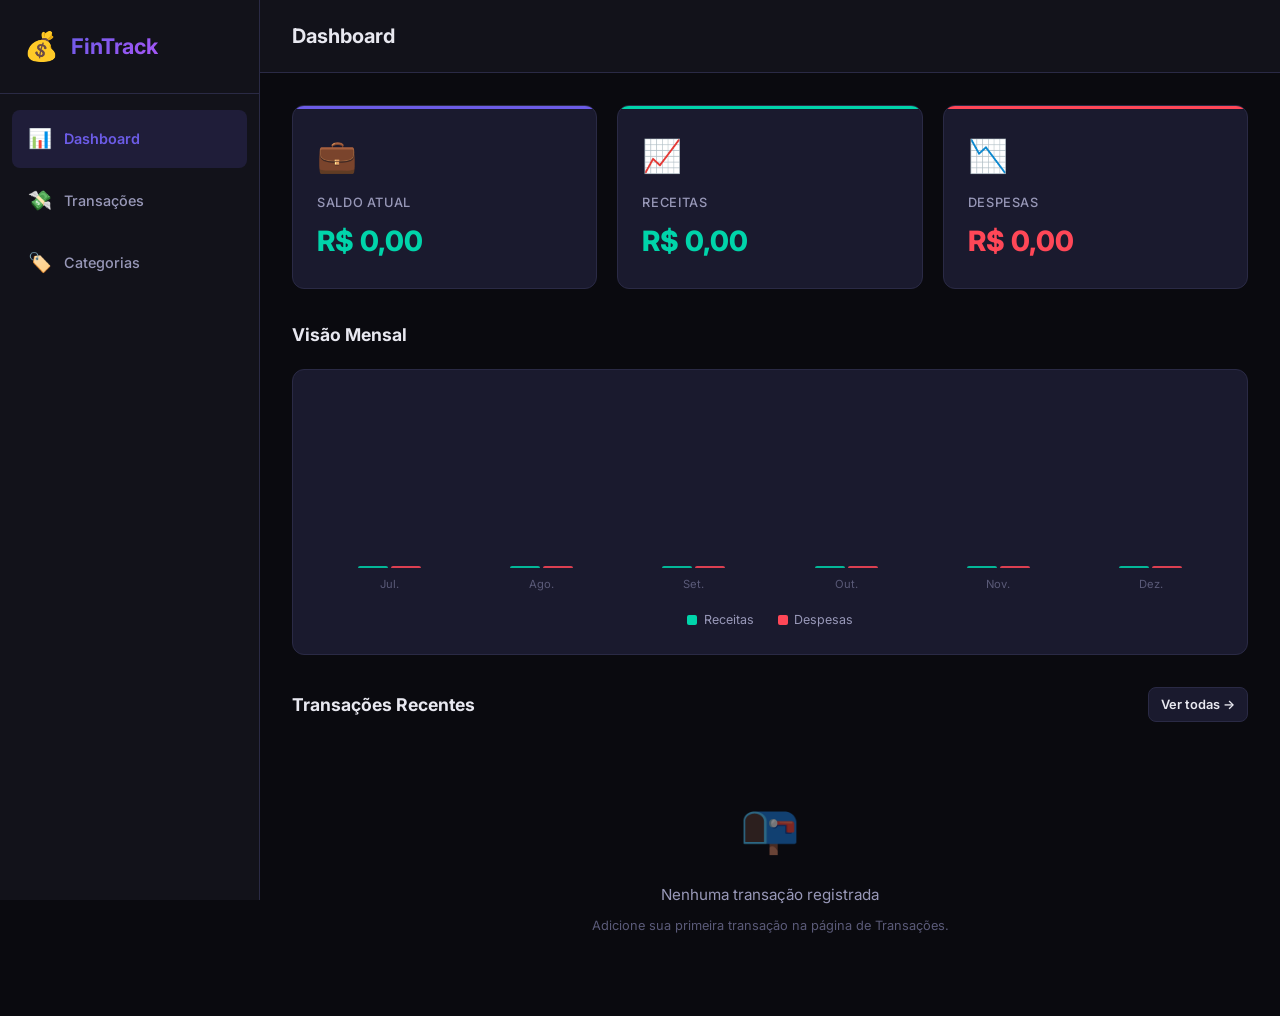
<file: index.html>
<!DOCTYPE html>
<html lang="pt-BR">
<head>
  <meta charset="UTF-8">
  <meta name="viewport" content="width=device-width, initial-scale=1.0">
  <title>FinTrack — Dashboard</title>
  <meta name="description" content="FinTrack - Gerenciador Financeiro Pessoal. Acompanhe suas receitas e despesas de forma simples e visual.">
  <link rel="preconnect" href="https://fonts.googleapis.com">
  <link rel="preconnect" href="https://fonts.gstatic.com" crossorigin>
  <link href="https://fonts.googleapis.com/css2?family=Inter:wght@300;400;500;600;700;800&display=swap" rel="stylesheet">
  <link rel="stylesheet" href="css/style.css">
</head>
<body>

  <!-- ====== Sidebar ====== -->
  <aside class="sidebar" id="sidebar">
    <div class="sidebar-header">
      <div class="logo">
        <span class="logo-icon">💰</span>
        <h1 class="logo-text">FinTrack</h1>
      </div>
      <button class="sidebar-close" id="sidebarClose" aria-label="Fechar menu">&times;</button>
    </div>
    <nav class="sidebar-nav">
      <a href="index.html" class="nav-link active" id="nav-dashboard">
        <span class="nav-icon">📊</span>
        <span class="nav-text">Dashboard</span>
      </a>
      <a href="transacoes.html" class="nav-link" id="nav-transacoes">
        <span class="nav-icon">💸</span>
        <span class="nav-text">Transações</span>
      </a>
      <a href="categorias.html" class="nav-link" id="nav-categorias">
        <span class="nav-icon">🏷️</span>
        <span class="nav-text">Categorias</span>
      </a>
    </nav>
  </aside>
  <div class="sidebar-overlay" id="sidebarOverlay"></div>

  <!-- ====== Main Content ====== -->
  <main class="main-content">
    <header class="top-header">
      <button class="menu-toggle" id="menuToggle" aria-label="Abrir menu">☰</button>
      <h2 class="page-title">Dashboard</h2>
    </header>

    <div class="page-content fade-in">

      <!-- Summary Cards -->
      <section aria-label="Resumo financeiro">
        <div class="summary-grid" id="summaryGrid">
          <div class="summary-card">
            <div class="card-icon">💼</div>
            <div class="card-label">Saldo Atual</div>
            <div class="card-value" id="totalBalance">R$ 0,00</div>
          </div>
          <div class="summary-card income">
            <div class="card-icon">📈</div>
            <div class="card-label">Receitas</div>
            <div class="card-value" id="totalIncome">R$ 0,00</div>
          </div>
          <div class="summary-card expense">
            <div class="card-icon">📉</div>
            <div class="card-label">Despesas</div>
            <div class="card-value" id="totalExpense">R$ 0,00</div>
          </div>
        </div>
      </section>

      <!-- Monthly Chart -->
      <section aria-label="Gráfico mensal">
        <div class="section-header">
          <h3 class="section-title">Visão Mensal</h3>
        </div>
        <div class="chart-container" id="monthlyChart">
          <div class="chart-bars" id="chartBars"></div>
          <div style="display: flex; justify-content: center; gap: 1.5rem; margin-top: 1rem;">
            <span style="display: flex; align-items: center; gap: 0.4rem; font-size: 0.78rem; color: var(--text-secondary);">
              <span style="width: 10px; height: 10px; background: var(--income); border-radius: 2px; display: inline-block;"></span> Receitas
            </span>
            <span style="display: flex; align-items: center; gap: 0.4rem; font-size: 0.78rem; color: var(--text-secondary);">
              <span style="width: 10px; height: 10px; background: var(--expense); border-radius: 2px; display: inline-block;"></span> Despesas
            </span>
          </div>
        </div>
      </section>

      <!-- Recent Transactions -->
      <section aria-label="Transações recentes" style="margin-top: 2rem;">
        <div class="section-header">
          <h3 class="section-title">Transações Recentes</h3>
          <a href="transacoes.html" class="btn btn-secondary btn-sm" id="btnViewAll">Ver todas →</a>
        </div>
        <div id="recentTransactions">
          <div class="empty-state">
            <div class="empty-icon">📭</div>
            <p class="empty-text">Nenhuma transação registrada</p>
            <p class="empty-subtext">Adicione sua primeira transação na página de Transações.</p>
          </div>
        </div>
      </section>

    </div>
  </main>

  <script src="js/storage.js"></script>
  <script src="js/ui.js"></script>
  <script src="js/dashboard.js"></script>
</body>
</html>
</file>
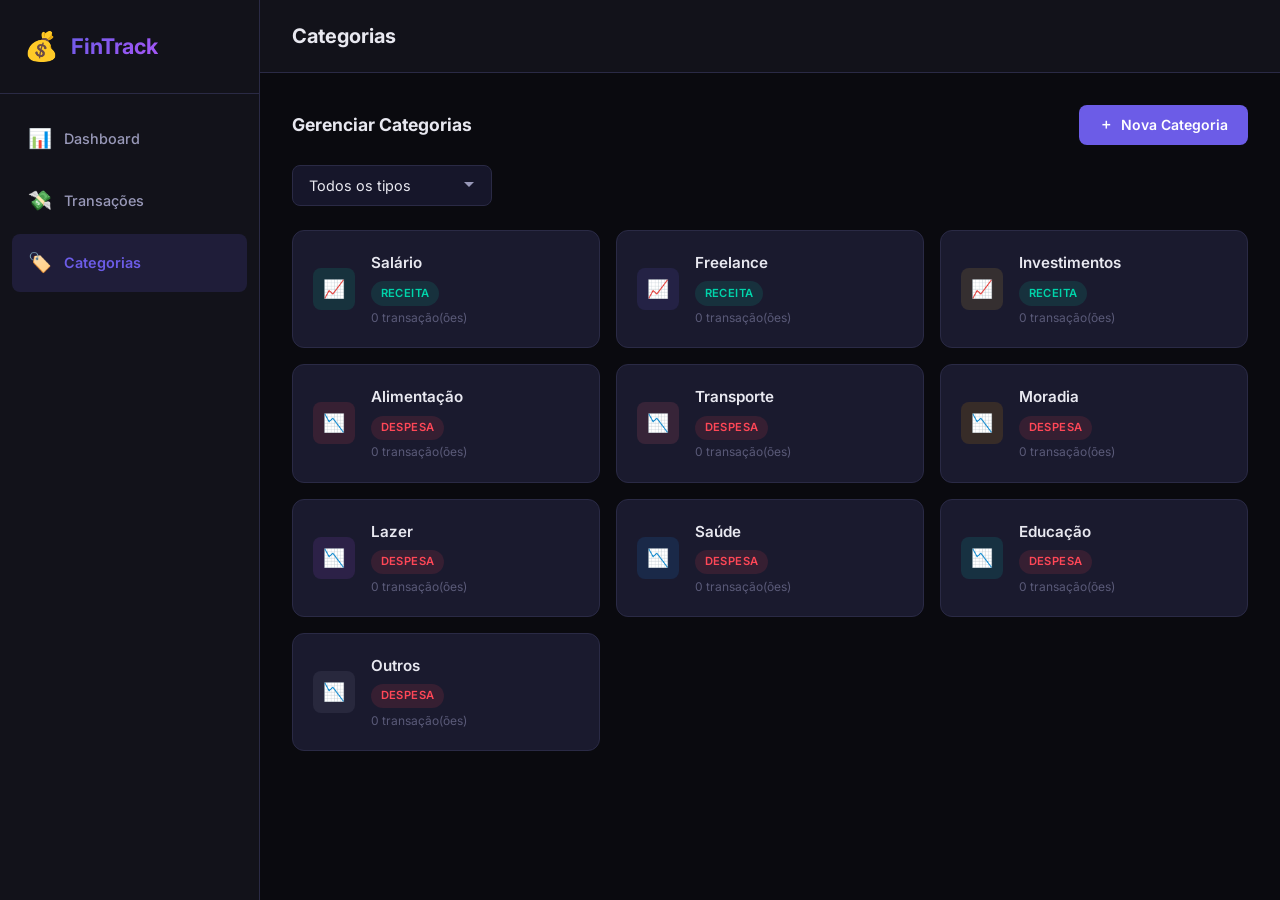
<file: categorias.html>
<!DOCTYPE html>
<html lang="pt-BR">
<head>
  <meta charset="UTF-8">
  <meta name="viewport" content="width=device-width, initial-scale=1.0">
  <title>FinTrack — Categorias</title>
  <meta name="description" content="Gerencie as categorias de suas transações financeiras. Crie, edite e organize suas categorias.">
  <link rel="preconnect" href="https://fonts.googleapis.com">
  <link rel="preconnect" href="https://fonts.gstatic.com" crossorigin>
  <link href="https://fonts.googleapis.com/css2?family=Inter:wght@300;400;500;600;700;800&display=swap" rel="stylesheet">
  <link rel="stylesheet" href="css/style.css">
</head>
<body>

  <!-- ====== Sidebar ====== -->
  <aside class="sidebar" id="sidebar">
    <div class="sidebar-header">
      <div class="logo">
        <span class="logo-icon">💰</span>
        <h1 class="logo-text">FinTrack</h1>
      </div>
      <button class="sidebar-close" id="sidebarClose" aria-label="Fechar menu">&times;</button>
    </div>
    <nav class="sidebar-nav">
      <a href="index.html" class="nav-link" id="nav-dashboard">
        <span class="nav-icon">📊</span>
        <span class="nav-text">Dashboard</span>
      </a>
      <a href="transacoes.html" class="nav-link" id="nav-transacoes">
        <span class="nav-icon">💸</span>
        <span class="nav-text">Transações</span>
      </a>
      <a href="categorias.html" class="nav-link active" id="nav-categorias">
        <span class="nav-icon">🏷️</span>
        <span class="nav-text">Categorias</span>
      </a>
    </nav>
  </aside>
  <div class="sidebar-overlay" id="sidebarOverlay"></div>

  <!-- ====== Main Content ====== -->
  <main class="main-content">
    <header class="top-header">
      <button class="menu-toggle" id="menuToggle" aria-label="Abrir menu">☰</button>
      <h2 class="page-title">Categorias</h2>
    </header>

    <div class="page-content fade-in">

      <div class="section-header">
        <h3 class="section-title">Gerenciar Categorias</h3>
        <button class="btn btn-primary" id="btnAddCategory">
          <span>＋</span> Nova Categoria
        </button>
      </div>

      <!-- Filtro por tipo -->
      <div class="filter-bar" role="search" aria-label="Filtros de categorias">
        <select class="form-select" id="filterCatType" style="max-width: 200px;" aria-label="Filtrar por tipo">
          <option value="todas">Todos os tipos</option>
          <option value="receita">Receita</option>
          <option value="despesa">Despesa</option>
        </select>
      </div>

      <!-- Grid de Categorias -->
      <div id="categoryGrid" class="category-grid"></div>

    </div>
  </main>

  <!-- ====== Modal: Adicionar/Editar Categoria ====== -->
  <div class="modal-overlay" id="categoryModal" role="dialog" aria-modal="true" aria-labelledby="categoryModalTitle">
    <div class="modal">
      <div class="modal-header">
        <h3 class="modal-title" id="categoryModalTitle">Nova Categoria</h3>
        <button class="modal-close" aria-label="Fechar">&times;</button>
      </div>
      <div class="modal-body">
        <form id="categoryForm" novalidate>
          <input type="hidden" id="categoryId">

          <div class="form-group">
            <label class="form-label" for="catName">Nome</label>
            <input type="text" class="form-input" id="catName" placeholder="Nome da categoria" required>
          </div>

          <div class="form-group">
            <label class="form-label" for="catType">Tipo</label>
            <select class="form-select" id="catType" required>
              <option value="receita">Receita</option>
              <option value="despesa">Despesa</option>
            </select>
          </div>

          <div class="form-group">
            <label class="form-label">Cor</label>
            <div class="color-picker-grid" id="colorPicker"></div>
            <input type="hidden" id="catColor" required>
          </div>

          <div class="form-actions">
            <button type="button" class="btn btn-secondary modal-close">Cancelar</button>
            <button type="submit" class="btn btn-primary" id="btnSaveCategory">Salvar</button>
          </div>
        </form>
      </div>
    </div>
  </div>

  <script src="js/storage.js"></script>
  <script src="js/ui.js"></script>
  <script src="js/categorias.js"></script>
</body>
</html>
</file>
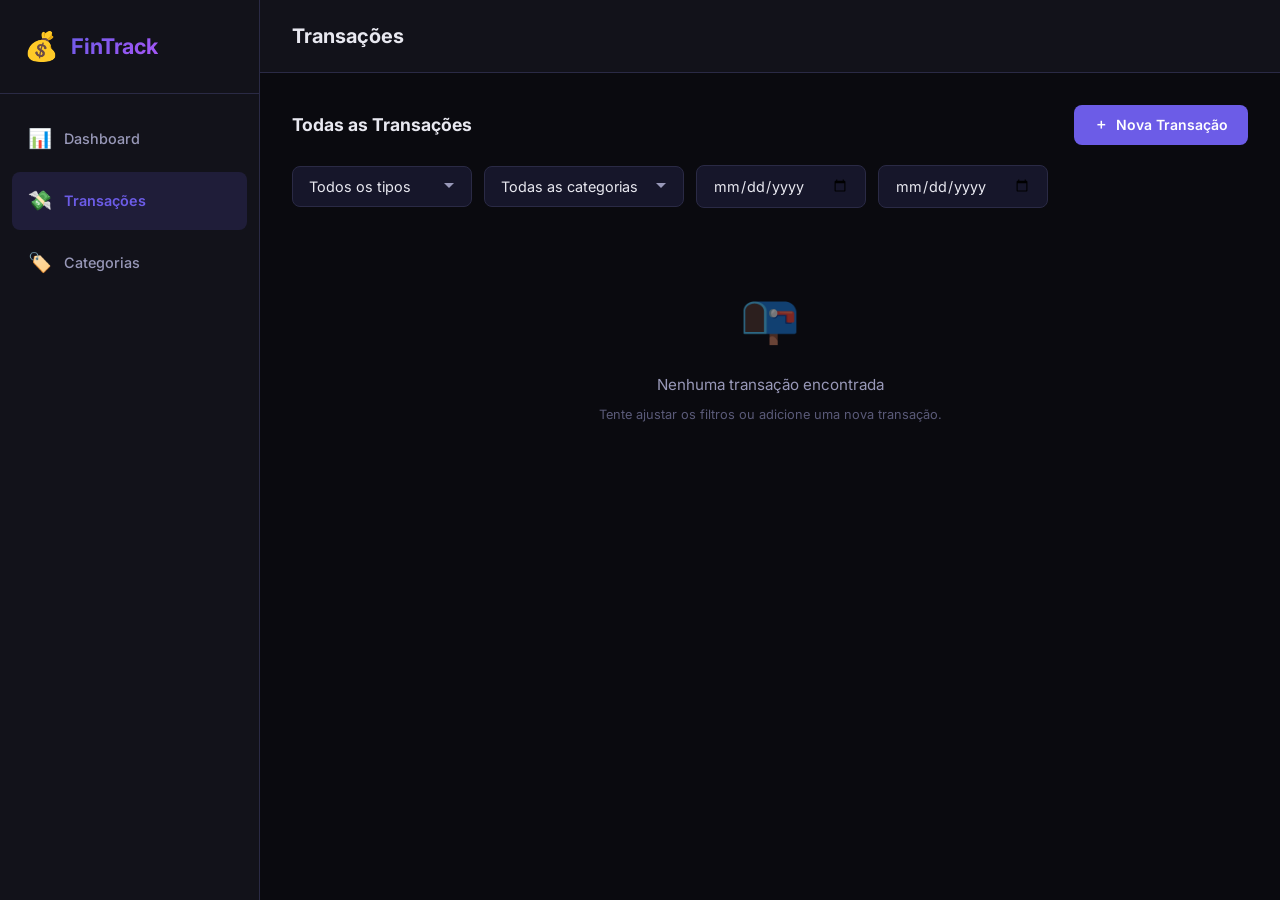
<file: transacoes.html>
<!DOCTYPE html>
<html lang="pt-BR">
<head>
  <meta charset="UTF-8">
  <meta name="viewport" content="width=device-width, initial-scale=1.0">
  <title>FinTrack — Transações</title>
  <meta name="description" content="Gerencie suas transações financeiras. Adicione, edite e filtre receitas e despesas.">
  <link rel="preconnect" href="https://fonts.googleapis.com">
  <link rel="preconnect" href="https://fonts.gstatic.com" crossorigin>
  <link href="https://fonts.googleapis.com/css2?family=Inter:wght@300;400;500;600;700;800&display=swap" rel="stylesheet">
  <link rel="stylesheet" href="css/style.css">
</head>
<body>

  <!-- ====== Sidebar ====== -->
  <aside class="sidebar" id="sidebar">
    <div class="sidebar-header">
      <div class="logo">
        <span class="logo-icon">💰</span>
        <h1 class="logo-text">FinTrack</h1>
      </div>
      <button class="sidebar-close" id="sidebarClose" aria-label="Fechar menu">&times;</button>
    </div>
    <nav class="sidebar-nav">
      <a href="index.html" class="nav-link" id="nav-dashboard">
        <span class="nav-icon">📊</span>
        <span class="nav-text">Dashboard</span>
      </a>
      <a href="transacoes.html" class="nav-link active" id="nav-transacoes">
        <span class="nav-icon">💸</span>
        <span class="nav-text">Transações</span>
      </a>
      <a href="categorias.html" class="nav-link" id="nav-categorias">
        <span class="nav-icon">🏷️</span>
        <span class="nav-text">Categorias</span>
      </a>
    </nav>
  </aside>
  <div class="sidebar-overlay" id="sidebarOverlay"></div>

  <!-- ====== Main Content ====== -->
  <main class="main-content">
    <header class="top-header">
      <button class="menu-toggle" id="menuToggle" aria-label="Abrir menu">☰</button>
      <h2 class="page-title">Transações</h2>
    </header>

    <div class="page-content fade-in">

      <div class="section-header">
        <h3 class="section-title">Todas as Transações</h3>
        <button class="btn btn-primary" id="btnAddTransaction">
          <span>＋</span> Nova Transação
        </button>
      </div>

      <!-- Filtros -->
      <div class="filter-bar" role="search" aria-label="Filtros de transações">
        <select class="form-select" id="filterType" style="max-width: 180px;" aria-label="Filtrar por tipo">
          <option value="todas">Todos os tipos</option>
          <option value="receita">Receitas</option>
          <option value="despesa">Despesas</option>
        </select>
        <select class="form-select" id="filterCategory" style="max-width: 200px;" aria-label="Filtrar por categoria">
          <option value="todas">Todas as categorias</option>
        </select>
        <input type="date" class="form-input" id="filterDateStart" style="max-width: 170px;" title="Data inicial" aria-label="Data inicial">
        <input type="date" class="form-input" id="filterDateEnd" style="max-width: 170px;" title="Data final" aria-label="Data final">
      </div>

      <!-- Lista de Transações -->
      <div id="transactionList"></div>

    </div>
  </main>

  <!-- ====== Modal: Adicionar/Editar Transação ====== -->
  <div class="modal-overlay" id="transactionModal" role="dialog" aria-modal="true" aria-labelledby="transactionModalTitle">
    <div class="modal">
      <div class="modal-header">
        <h3 class="modal-title" id="transactionModalTitle">Nova Transação</h3>
        <button class="modal-close" aria-label="Fechar">&times;</button>
      </div>
      <div class="modal-body">
        <form id="transactionForm" novalidate>
          <input type="hidden" id="transactionId">

          <div class="form-group">
            <label class="form-label" for="transDescription">Descrição</label>
            <input type="text" class="form-input" id="transDescription" placeholder="Ex: Almoço, Salário mensal..." required>
          </div>

          <div class="form-row">
            <div class="form-group">
              <label class="form-label" for="transValue">Valor (R$)</label>
              <input type="number" class="form-input" id="transValue" placeholder="0,00" step="0.01" min="0.01" required>
            </div>
            <div class="form-group">
              <label class="form-label" for="transDate">Data</label>
              <input type="date" class="form-input" id="transDate" required>
            </div>
          </div>

          <div class="form-row">
            <div class="form-group">
              <label class="form-label" for="transType">Tipo</label>
              <select class="form-select" id="transType" required>
                <option value="receita">Receita</option>
                <option value="despesa">Despesa</option>
              </select>
            </div>
            <div class="form-group">
              <label class="form-label" for="transCategory">Categoria</label>
              <select class="form-select" id="transCategory" required>
              </select>
            </div>
          </div>

          <div class="form-actions">
            <button type="button" class="btn btn-secondary modal-close">Cancelar</button>
            <button type="submit" class="btn btn-primary" id="btnSaveTransaction">Salvar</button>
          </div>
        </form>
      </div>
    </div>
  </div>

  <script src="js/storage.js"></script>
  <script src="js/ui.js"></script>
  <script src="js/transacoes.js"></script>
</body>
</html>
</file>
<file: css/style.css>
/* ==============================
   FinTrack — Design System & Styles
   ============================== */

/* --- Google Fonts --- */
@import url('https://fonts.googleapis.com/css2?family=Inter:wght@300;400;500;600;700;800&display=swap');

/* --- CSS Custom Properties --- */
:root {
  /* Background */
  --bg-primary: #0a0a0f;
  --bg-secondary: #12121a;
  --bg-card: #1a1a2e;
  --bg-card-hover: #222240;
  --bg-input: #16162a;
  --bg-modal-overlay: rgba(0, 0, 0, 0.6);

  /* Text */
  --text-primary: #e8e8f0;
  --text-secondary: #9898b8;
  --text-muted: #5a5a78;
  --text-inverse: #0a0a0f;

  /* Accent */
  --accent: #6c5ce7;
  --accent-hover: #5a4bd6;
  --accent-light: rgba(108, 92, 231, 0.15);

  /* Semantic */
  --income: #00d4aa;
  --income-light: rgba(0, 212, 170, 0.12);
  --expense: #ff4757;
  --expense-light: rgba(255, 71, 87, 0.12);
  --warning: #ffa502;
  --info: #1e90ff;

  /* Border & Shadow */
  --border: #2a2a45;
  --border-light: #3a3a58;
  --shadow-sm: 0 2px 8px rgba(0, 0, 0, 0.2);
  --shadow-md: 0 4px 16px rgba(0, 0, 0, 0.3);
  --shadow-lg: 0 8px 32px rgba(0, 0, 0, 0.4);

  /* Sizing */
  --radius-sm: 8px;
  --radius: 12px;
  --radius-lg: 16px;
  --radius-xl: 24px;
  --sidebar-width: 260px;

  /* Transitions */
  --transition: 0.3s cubic-bezier(0.4, 0, 0.2, 1);
  --transition-fast: 0.15s cubic-bezier(0.4, 0, 0.2, 1);
}

/* --- Reset --- */
*,
*::before,
*::after {
  margin: 0;
  padding: 0;
  box-sizing: border-box;
}

html {
  font-size: 16px;
  scroll-behavior: smooth;
}

body {
  font-family: 'Inter', -apple-system, BlinkMacSystemFont, sans-serif;
  background-color: var(--bg-primary);
  color: var(--text-primary);
  line-height: 1.6;
  min-height: 100vh;
  display: flex;
  overflow-x: hidden;
}

a {
  text-decoration: none;
  color: inherit;
}

ul, ol {
  list-style: none;
}

button {
  cursor: pointer;
  font-family: inherit;
  border: none;
  background: none;
  color: inherit;
}

input, select, textarea {
  font-family: inherit;
  font-size: inherit;
}

img {
  max-width: 100%;
  display: block;
}

/* ==============================
   Sidebar
   ============================== */
.sidebar {
  position: fixed;
  top: 0;
  left: 0;
  width: var(--sidebar-width);
  height: 100vh;
  background: var(--bg-secondary);
  border-right: 1px solid var(--border);
  display: flex;
  flex-direction: column;
  z-index: 1000;
  transition: transform var(--transition);
}

.sidebar-header {
  display: flex;
  align-items: center;
  justify-content: space-between;
  padding: 1.5rem;
  border-bottom: 1px solid var(--border);
}

.logo {
  display: flex;
  align-items: center;
  gap: 0.75rem;
}

.logo-icon {
  font-size: 1.75rem;
}

.logo-text {
  font-size: 1.35rem;
  font-weight: 700;
  background: linear-gradient(135deg, var(--accent), #a855f7);
  -webkit-background-clip: text;
  -webkit-text-fill-color: transparent;
  background-clip: text;
}

.sidebar-close {
  display: none;
  font-size: 1.5rem;
  color: var(--text-secondary);
  padding: 0.25rem;
}

.sidebar-nav {
  flex: 1;
  padding: 1rem 0.75rem;
  display: flex;
  flex-direction: column;
  gap: 0.25rem;
}

.nav-link {
  display: flex;
  align-items: center;
  gap: 0.75rem;
  padding: 0.85rem 1rem;
  border-radius: var(--radius-sm);
  color: var(--text-secondary);
  font-weight: 500;
  font-size: 0.9rem;
  transition: all var(--transition-fast);
}

.nav-link:hover {
  background: var(--accent-light);
  color: var(--text-primary);
}

.nav-link.active {
  background: var(--accent-light);
  color: var(--accent);
  font-weight: 600;
}

.nav-icon {
  font-size: 1.2rem;
  width: 1.5rem;
  text-align: center;
}

.sidebar-overlay {
  display: none;
  position: fixed;
  inset: 0;
  background: rgba(0, 0, 0, 0.5);
  z-index: 999;
}

/* ==============================
   Main Content Area
   ============================== */
.main-content {
  flex: 1;
  margin-left: var(--sidebar-width);
  min-height: 100vh;
  transition: margin var(--transition);
}

.top-header {
  display: flex;
  align-items: center;
  gap: 1rem;
  padding: 1.25rem 2rem;
  border-bottom: 1px solid var(--border);
  background: var(--bg-secondary);
  position: sticky;
  top: 0;
  z-index: 100;
}

.menu-toggle {
  display: none;
  font-size: 1.5rem;
  color: var(--text-primary);
  padding: 0.25rem;
}

.page-title {
  font-size: 1.25rem;
  font-weight: 700;
}

.page-content {
  padding: 2rem;
}

/* ==============================
   Summary Cards
   ============================== */
.summary-grid {
  display: grid;
  grid-template-columns: repeat(auto-fit, minmax(240px, 1fr));
  gap: 1.25rem;
  margin-bottom: 2rem;
}

.summary-card {
  background: var(--bg-card);
  border: 1px solid var(--border);
  border-radius: var(--radius);
  padding: 1.5rem;
  transition: all var(--transition);
  position: relative;
  overflow: hidden;
}

.summary-card::before {
  content: '';
  position: absolute;
  top: 0;
  left: 0;
  right: 0;
  height: 3px;
  background: var(--accent);
}

.summary-card.income::before {
  background: var(--income);
}

.summary-card.expense::before {
  background: var(--expense);
}

.summary-card:hover {
  transform: translateY(-2px);
  box-shadow: var(--shadow-md);
  border-color: var(--border-light);
}

.summary-card .card-icon {
  font-size: 2rem;
  margin-bottom: 0.75rem;
}

.summary-card .card-label {
  font-size: 0.8rem;
  font-weight: 500;
  color: var(--text-secondary);
  text-transform: uppercase;
  letter-spacing: 0.05em;
  margin-bottom: 0.35rem;
}

.summary-card .card-value {
  font-size: 1.75rem;
  font-weight: 800;
}

.summary-card.income .card-value {
  color: var(--income);
}

.summary-card.expense .card-value {
  color: var(--expense);
}

/* ==============================
   Section Headers
   ============================== */
.section-header {
  display: flex;
  align-items: center;
  justify-content: space-between;
  margin-bottom: 1.25rem;
  flex-wrap: wrap;
  gap: 0.75rem;
}

.section-title {
  font-size: 1.1rem;
  font-weight: 700;
}

/* ==============================
   Buttons
   ============================== */
.btn {
  display: inline-flex;
  align-items: center;
  gap: 0.5rem;
  padding: 0.65rem 1.25rem;
  border-radius: var(--radius-sm);
  font-weight: 600;
  font-size: 0.875rem;
  transition: all var(--transition-fast);
  white-space: nowrap;
}

.btn-primary {
  background: var(--accent);
  color: #fff;
}

.btn-primary:hover {
  background: var(--accent-hover);
  box-shadow: 0 4px 12px rgba(108, 92, 231, 0.3);
}

.btn-secondary {
  background: var(--bg-card);
  color: var(--text-primary);
  border: 1px solid var(--border);
}

.btn-secondary:hover {
  background: var(--bg-card-hover);
  border-color: var(--border-light);
}

.btn-danger {
  background: var(--expense);
  color: #fff;
}

.btn-danger:hover {
  background: #e0333f;
  box-shadow: 0 4px 12px rgba(255, 71, 87, 0.3);
}

.btn-ghost {
  color: var(--text-secondary);
  padding: 0.5rem;
}

.btn-ghost:hover {
  color: var(--text-primary);
  background: var(--accent-light);
  border-radius: var(--radius-sm);
}

.btn-sm {
  padding: 0.4rem 0.75rem;
  font-size: 0.8rem;
}

.btn-icon {
  padding: 0.5rem;
  font-size: 1.1rem;
}

/* ==============================
   Transaction List
   ============================== */
.transaction-list {
  display: flex;
  flex-direction: column;
  gap: 0.5rem;
}

.transaction-item {
  display: flex;
  align-items: center;
  gap: 1rem;
  padding: 1rem 1.25rem;
  background: var(--bg-card);
  border: 1px solid var(--border);
  border-radius: var(--radius);
  transition: all var(--transition-fast);
}

.transaction-item:hover {
  border-color: var(--border-light);
  background: var(--bg-card-hover);
}

.transaction-cat-dot {
  width: 10px;
  height: 10px;
  border-radius: 50%;
  flex-shrink: 0;
}

.transaction-info {
  flex: 1;
  min-width: 0;
}

.transaction-desc {
  font-weight: 600;
  font-size: 0.9rem;
  white-space: nowrap;
  overflow: hidden;
  text-overflow: ellipsis;
}

.transaction-meta {
  font-size: 0.78rem;
  color: var(--text-secondary);
  margin-top: 0.15rem;
  display: flex;
  align-items: center;
  gap: 0.5rem;
  flex-wrap: wrap;
}

.transaction-amount {
  font-weight: 700;
  font-size: 0.95rem;
  white-space: nowrap;
}

.transaction-amount.income {
  color: var(--income);
}

.transaction-amount.expense {
  color: var(--expense);
}

.transaction-actions {
  display: flex;
  gap: 0.25rem;
  opacity: 0;
  transition: opacity var(--transition-fast);
}

.transaction-item:hover .transaction-actions {
  opacity: 1;
}

/* ==============================
   Category Grid
   ============================== */
.category-grid {
  display: grid;
  grid-template-columns: repeat(auto-fill, minmax(280px, 1fr));
  gap: 1rem;
}

.category-card {
  background: var(--bg-card);
  border: 1px solid var(--border);
  border-radius: var(--radius);
  padding: 1.25rem;
  display: flex;
  align-items: center;
  gap: 1rem;
  transition: all var(--transition-fast);
  position: relative;
  overflow: hidden;
}

.category-card:hover {
  border-color: var(--border-light);
  transform: translateY(-1px);
  box-shadow: var(--shadow-sm);
}

.category-color {
  width: 42px;
  height: 42px;
  border-radius: var(--radius-sm);
  flex-shrink: 0;
  display: flex;
  align-items: center;
  justify-content: center;
  font-size: 1.1rem;
}

.category-info {
  flex: 1;
  min-width: 0;
}

.category-name {
  font-weight: 600;
  font-size: 0.95rem;
}

.category-type {
  margin-top: 0.2rem;
}

.category-count {
  font-size: 0.75rem;
  color: var(--text-muted);
  margin-top: 0.15rem;
}

.category-actions {
  display: flex;
  gap: 0.25rem;
  opacity: 0;
  transition: opacity var(--transition-fast);
}

.category-card:hover .category-actions {
  opacity: 1;
}

/* ==============================
   Filter Bar
   ============================== */
.filter-bar {
  display: flex;
  gap: 0.75rem;
  margin-bottom: 1.5rem;
  flex-wrap: wrap;
  align-items: center;
}

/* ==============================
   Forms
   ============================== */
.form-group {
  margin-bottom: 1.25rem;
}

.form-label {
  display: block;
  font-size: 0.8rem;
  font-weight: 600;
  color: var(--text-secondary);
  margin-bottom: 0.4rem;
  text-transform: uppercase;
  letter-spacing: 0.03em;
}

.form-input,
.form-select {
  width: 100%;
  padding: 0.7rem 1rem;
  background: var(--bg-input);
  border: 1px solid var(--border);
  border-radius: var(--radius-sm);
  color: var(--text-primary);
  font-size: 0.9rem;
  transition: border-color var(--transition-fast);
  outline: none;
}

.form-input:focus,
.form-select:focus {
  border-color: var(--accent);
  box-shadow: 0 0 0 3px var(--accent-light);
}

.form-input::placeholder {
  color: var(--text-muted);
}

.form-select {
  appearance: none;
  background-image: url("data:image/svg+xml,%3Csvg xmlns='http://www.w3.org/2000/svg' width='12' height='12' viewBox='0 0 12 12'%3E%3Cpath fill='%239898b8' d='M6 8L1 3h10z'/%3E%3C/svg%3E");
  background-repeat: no-repeat;
  background-position: right 1rem center;
  padding-right: 2.5rem;
  cursor: pointer;
}

.form-select option {
  background: var(--bg-secondary);
  color: var(--text-primary);
}

.form-row {
  display: grid;
  grid-template-columns: 1fr 1fr;
  gap: 1rem;
}

.form-actions {
  display: flex;
  gap: 0.75rem;
  justify-content: flex-end;
  margin-top: 1.5rem;
}

/* --- Color Picker Grid --- */
.color-picker-grid {
  display: grid;
  grid-template-columns: repeat(8, 1fr);
  gap: 0.5rem;
}

.color-option {
  width: 100%;
  aspect-ratio: 1;
  border-radius: var(--radius-sm);
  cursor: pointer;
  border: 2px solid transparent;
  transition: all var(--transition-fast);
}

.color-option:hover {
  transform: scale(1.15);
}

.color-option.selected {
  border-color: #fff;
  box-shadow: 0 0 0 2px var(--accent);
  transform: scale(1.1);
}

/* ==============================
   Modal
   ============================== */
.modal-overlay {
  display: none;
  position: fixed;
  inset: 0;
  background: var(--bg-modal-overlay);
  backdrop-filter: blur(4px);
  z-index: 2000;
  align-items: center;
  justify-content: center;
  padding: 1rem;
  animation: fadeIn 0.2s ease;
}

.modal-overlay.active {
  display: flex;
}

.modal {
  background: var(--bg-secondary);
  border: 1px solid var(--border);
  border-radius: var(--radius-lg);
  width: 100%;
  max-width: 480px;
  max-height: 90vh;
  overflow-y: auto;
  box-shadow: var(--shadow-lg);
  animation: slideUp 0.3s ease;
}

.modal-header {
  display: flex;
  align-items: center;
  justify-content: space-between;
  padding: 1.25rem 1.5rem;
  border-bottom: 1px solid var(--border);
}

.modal-title {
  font-size: 1.1rem;
  font-weight: 700;
}

.modal-close {
  font-size: 1.25rem;
  color: var(--text-secondary);
  padding: 0.25rem;
  transition: color var(--transition-fast);
}

.modal-close:hover {
  color: var(--text-primary);
}

.modal-body {
  padding: 1.5rem;
}

/* ==============================
   Confirm Dialog
   ============================== */
.confirm-overlay {
  display: none;
  position: fixed;
  inset: 0;
  background: var(--bg-modal-overlay);
  backdrop-filter: blur(4px);
  z-index: 3000;
  align-items: center;
  justify-content: center;
  padding: 1rem;
}

.confirm-overlay.active {
  display: flex;
}

.confirm-dialog {
  background: var(--bg-secondary);
  border: 1px solid var(--border);
  border-radius: var(--radius-lg);
  padding: 2rem;
  max-width: 400px;
  width: 100%;
  text-align: center;
  box-shadow: var(--shadow-lg);
  animation: slideUp 0.3s ease;
}

.confirm-message {
  font-size: 1rem;
  margin-bottom: 1.5rem;
  color: var(--text-primary);
  line-height: 1.5;
}

.confirm-actions {
  display: flex;
  gap: 0.75rem;
  justify-content: center;
}

/* ==============================
   Toast Notifications
   ============================== */
.toast-container {
  position: fixed;
  top: 1.5rem;
  right: 1.5rem;
  z-index: 5000;
  display: flex;
  flex-direction: column;
  gap: 0.5rem;
}

.toast {
  padding: 0.85rem 1.25rem;
  border-radius: var(--radius-sm);
  font-size: 0.875rem;
  font-weight: 500;
  color: #fff;
  box-shadow: var(--shadow-md);
  animation: slideInRight 0.3s ease, fadeOut 0.3s ease 2.7s forwards;
  max-width: 360px;
}

.toast.success {
  background: var(--income);
  color: var(--text-inverse);
}

.toast.error {
  background: var(--expense);
}

.toast.info {
  background: var(--accent);
}

/* ==============================
   Empty State
   ============================== */
.empty-state {
  text-align: center;
  padding: 3rem 1.5rem;
  color: var(--text-muted);
}

.empty-state .empty-icon {
  font-size: 3rem;
  margin-bottom: 1rem;
  opacity: 0.5;
}

.empty-state .empty-text {
  font-size: 0.95rem;
  margin-bottom: 0.5rem;
  color: var(--text-secondary);
}

.empty-state .empty-subtext {
  font-size: 0.8rem;
}

/* ==============================
   Monthly Chart (Bar Visualization)
   ============================== */
.chart-container {
  background: var(--bg-card);
  border: 1px solid var(--border);
  border-radius: var(--radius);
  padding: 1.5rem;
}

.chart-bars {
  display: flex;
  align-items: flex-end;
  gap: 0.5rem;
  height: 200px;
  padding-top: 1rem;
}

.chart-bar-group {
  flex: 1;
  display: flex;
  flex-direction: column;
  align-items: center;
  gap: 0.5rem;
  height: 100%;
  justify-content: flex-end;
}

.chart-bar {
  width: 100%;
  max-width: 30px;
  border-radius: 4px 4px 0 0;
  transition: height var(--transition);
  min-height: 2px;
}

.chart-bar.income-bar {
  background: var(--income);
  opacity: 0.85;
}

.chart-bar.income-bar:hover {
  opacity: 1;
}

.chart-bar.expense-bar {
  background: var(--expense);
  opacity: 0.85;
}

.chart-bar.expense-bar:hover {
  opacity: 1;
}

.chart-label {
  font-size: 0.7rem;
  color: var(--text-muted);
  text-align: center;
  text-transform: capitalize;
}

/* ==============================
   Badge
   ============================== */
.badge {
  display: inline-flex;
  align-items: center;
  padding: 0.2rem 0.6rem;
  border-radius: 999px;
  font-size: 0.7rem;
  font-weight: 600;
  text-transform: uppercase;
  letter-spacing: 0.04em;
}

.badge-income {
  background: var(--income-light);
  color: var(--income);
}

.badge-expense {
  background: var(--expense-light);
  color: var(--expense);
}

/* ==============================
   Animations
   ============================== */
@keyframes fadeIn {
  from { opacity: 0; }
  to { opacity: 1; }
}

@keyframes slideUp {
  from { opacity: 0; transform: translateY(20px); }
  to { opacity: 1; transform: translateY(0); }
}

@keyframes slideInRight {
  from { opacity: 0; transform: translateX(60px); }
  to { opacity: 1; transform: translateX(0); }
}

@keyframes fadeOut {
  from { opacity: 1; }
  to { opacity: 0; }
}

.fade-in {
  animation: fadeIn 0.4s ease;
}

/* ==============================
   Scrollbar
   ============================== */
::-webkit-scrollbar {
  width: 6px;
}

::-webkit-scrollbar-track {
  background: var(--bg-primary);
}

::-webkit-scrollbar-thumb {
  background: var(--border);
  border-radius: 3px;
}

::-webkit-scrollbar-thumb:hover {
  background: var(--border-light);
}

/* ==============================
   Responsive
   ============================== */
@media (max-width: 768px) {
  .sidebar {
    transform: translateX(-100%);
  }

  .sidebar.open {
    transform: translateX(0);
  }

  .sidebar-close {
    display: block;
  }

  .sidebar-overlay.active {
    display: block;
  }

  .main-content {
    margin-left: 0;
  }

  .menu-toggle {
    display: block;
  }

  .top-header {
    padding: 1rem 1.25rem;
  }

  .page-content {
    padding: 1.25rem;
  }

  .summary-grid {
    grid-template-columns: 1fr;
  }

  .form-row {
    grid-template-columns: 1fr;
  }

  .category-grid {
    grid-template-columns: 1fr;
  }

  .filter-bar {
    flex-direction: column;
    align-items: stretch;
  }

  .filter-bar .form-select,
  .filter-bar .form-input {
    max-width: 100% !important;
  }

  .transaction-actions,
  .category-actions {
    opacity: 1;
  }

  .chart-bars {
    height: 150px;
  }
}

@media (max-width: 480px) {
  .summary-card .card-value {
    font-size: 1.35rem;
  }

  .section-header {
    flex-direction: column;
    align-items: flex-start;
  }

  .color-picker-grid {
    grid-template-columns: repeat(6, 1fr);
  }

  .transaction-item {
    padding: 0.85rem 1rem;
    gap: 0.75rem;
  }
}
</file>
